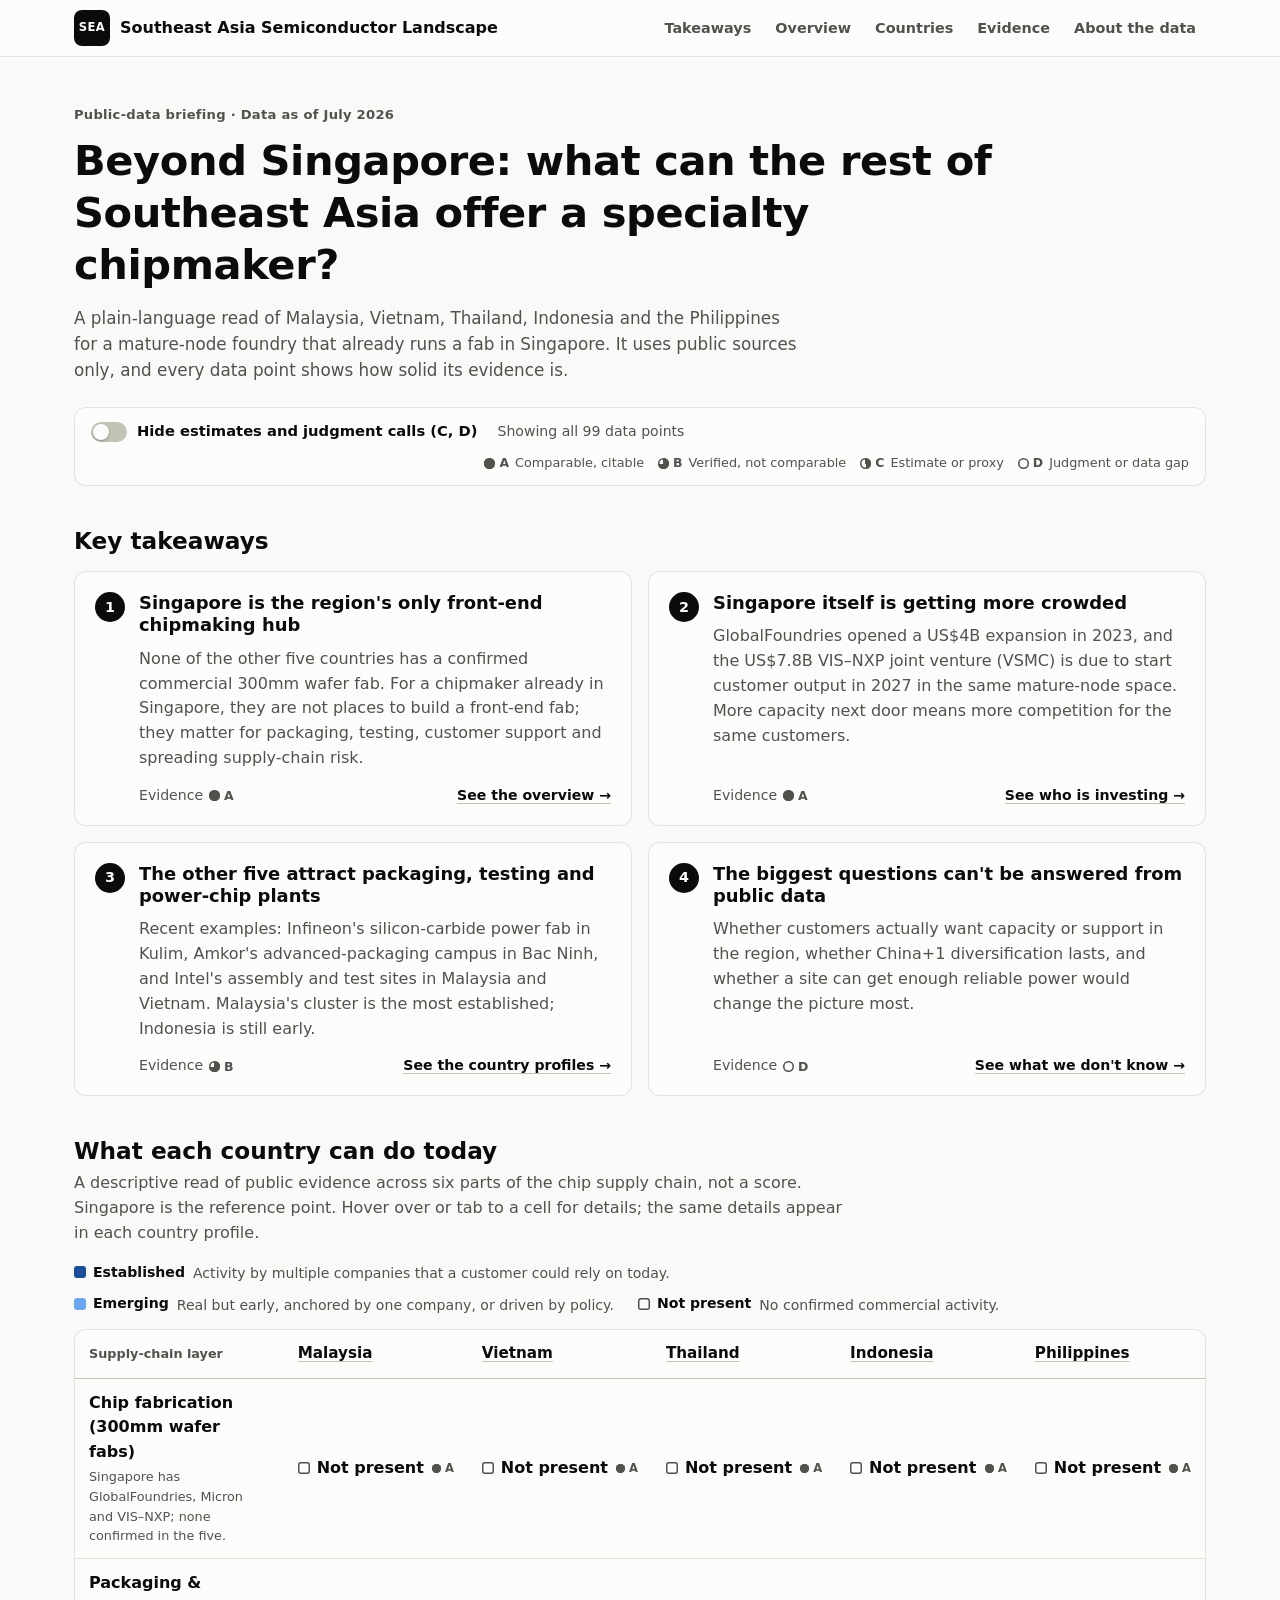
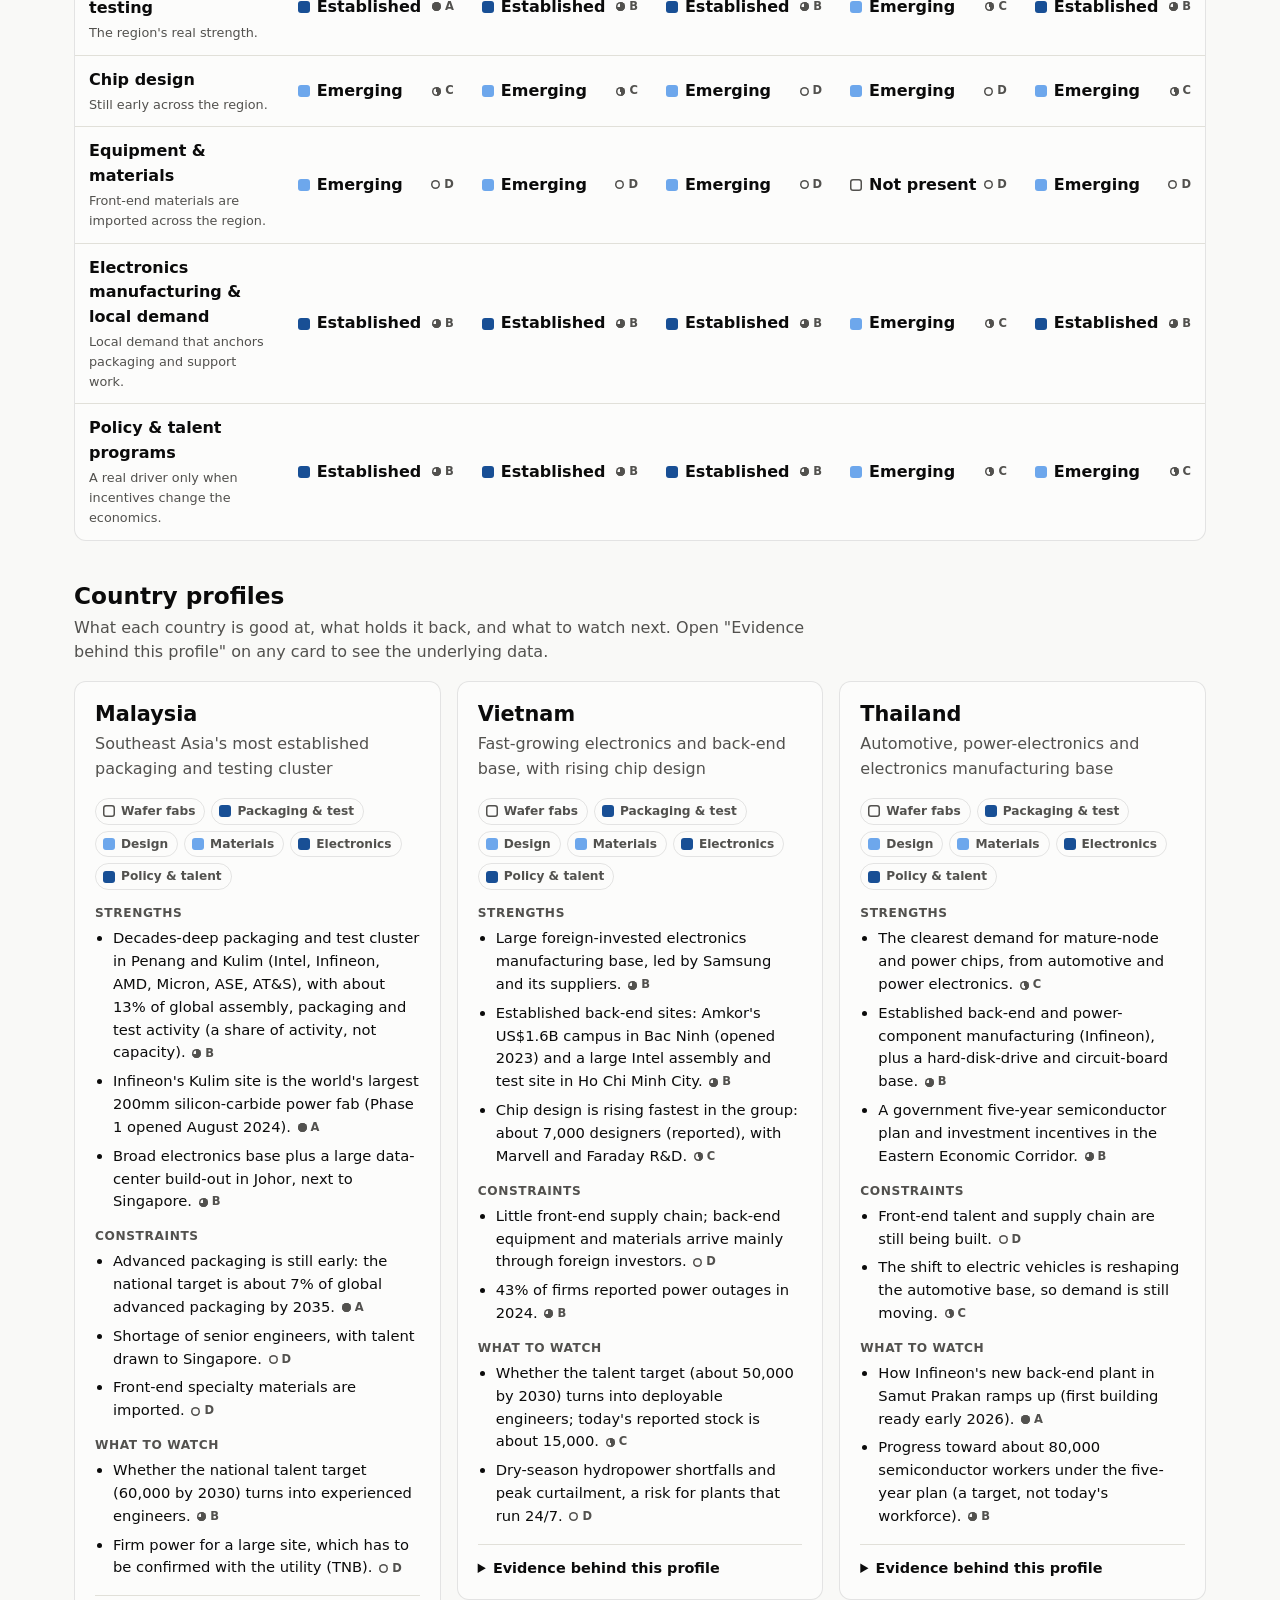
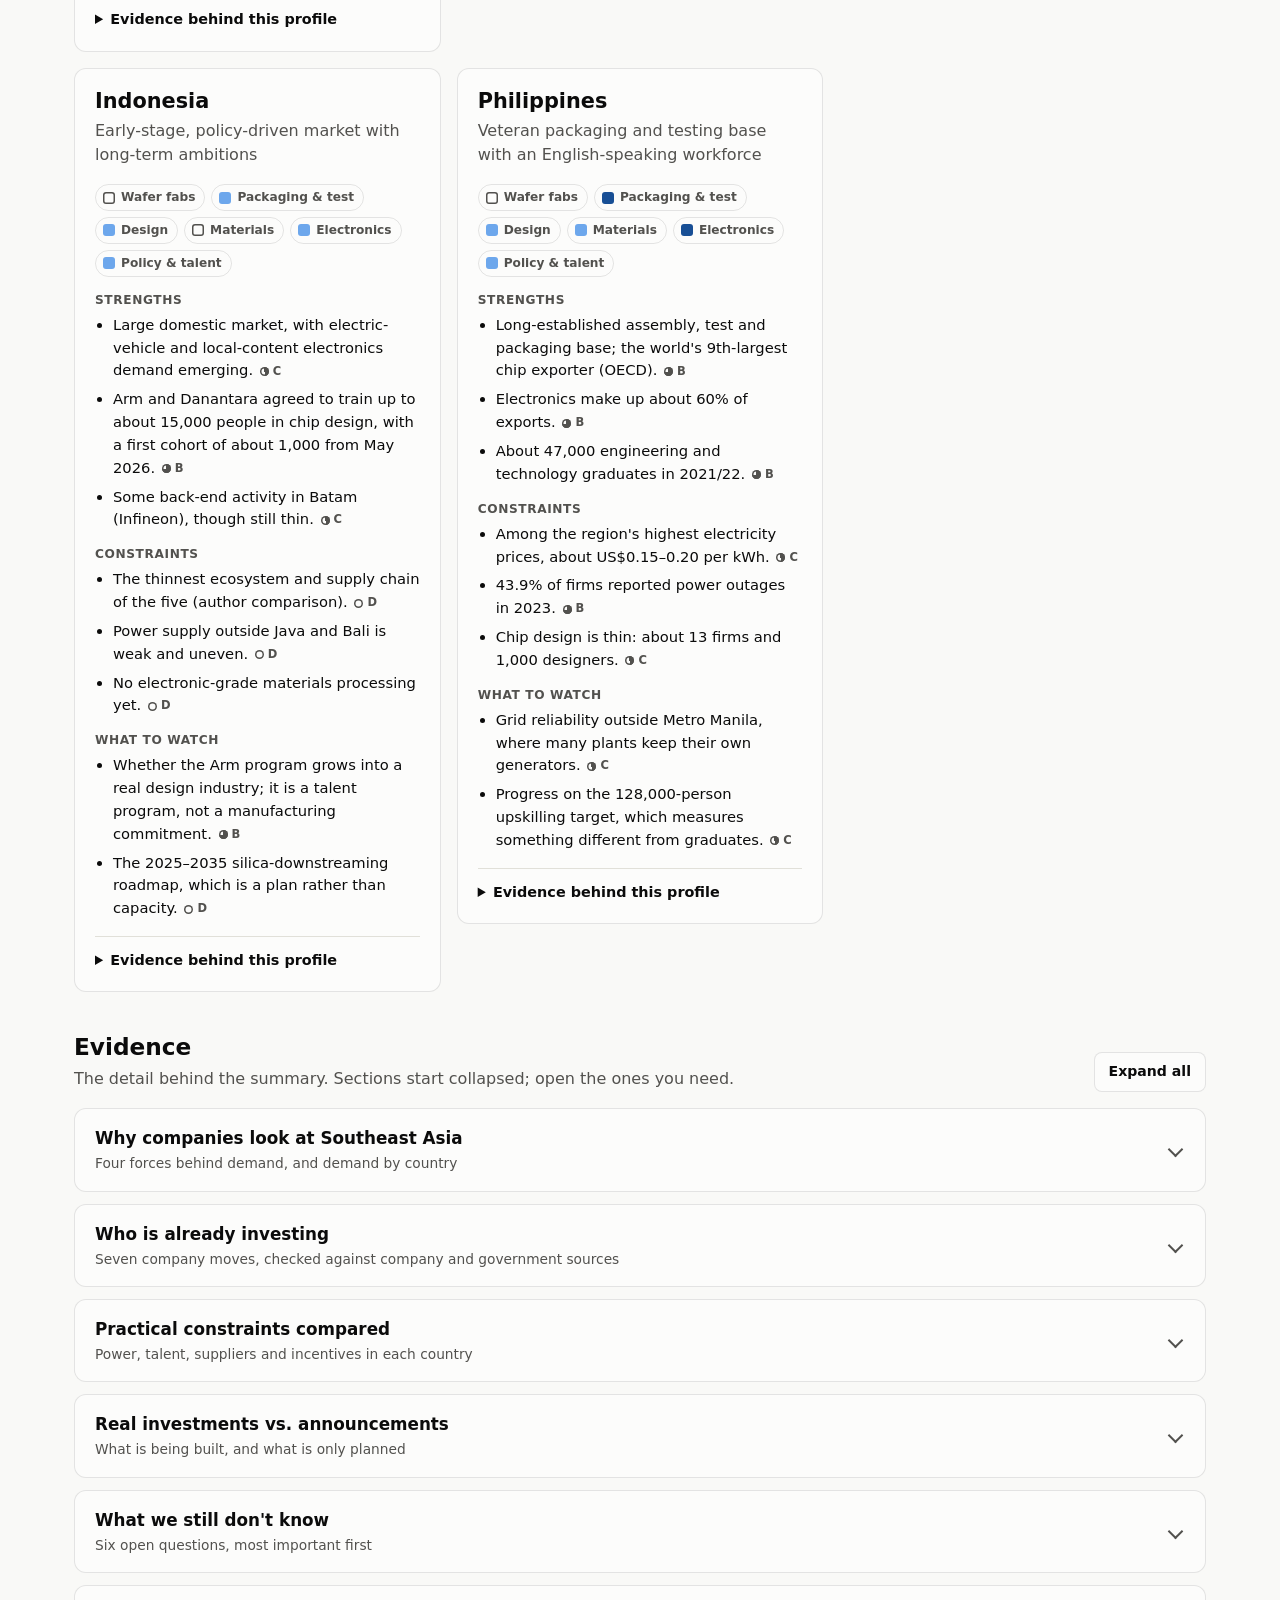
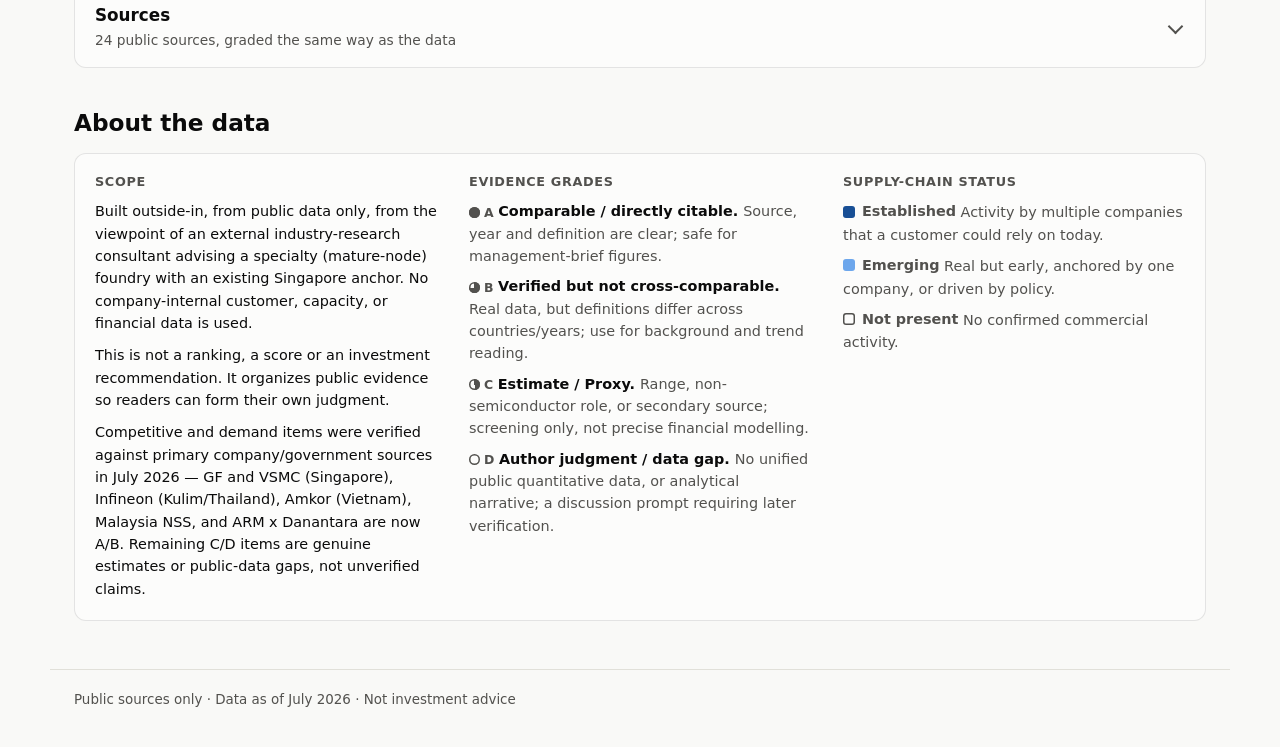
<file: 01_SEA_Semiconductor_Landscape/dashboard/index.html>
<!doctype html>
<html lang="en">
  <head>
    <meta charset="utf-8">
    <meta name="viewport" content="width=device-width, initial-scale=1">
    <title>Southeast Asia Semiconductor Landscape</title>
    <meta name="description" content="A plain-language, evidence-graded briefing on the semiconductor landscape in Malaysia, Vietnam, Thailand, Indonesia and the Philippines, built from public sources.">
    <link rel="stylesheet" href="styles.css">
  </head>
  <body>
    <a class="skip-link" href="#main">Skip to content</a>

    <header class="topbar">
      <div class="topbar-inner">
        <a class="brand" href="#top">
          <span class="brand-mark" aria-hidden="true">SEA</span>
          <span class="brand-name">Southeast Asia Semiconductor Landscape</span>
        </a>
        <nav class="nav" aria-label="Sections">
          <a href="#takeaways">Takeaways</a>
          <a href="#overview">Overview</a>
          <a href="#countries">Countries</a>
          <a href="#evidence">Evidence</a>
          <a href="#about">About the data</a>
        </nav>
      </div>
    </header>

    <main id="main">
      <section class="intro" id="top">
        <p class="eyebrow">Public-data briefing · Data as of July 2026</p>
        <h1>Beyond Singapore: what can the rest of Southeast Asia offer a specialty chipmaker?</h1>
        <p class="lead">A plain-language read of Malaysia, Vietnam, Thailand, Indonesia and the Philippines for a mature-node foundry that already runs a fab in Singapore. It uses public sources only, and every data point shows how solid its evidence is.</p>
      </section>

      <div class="filter-row" role="group" aria-label="Evidence filter">
        <label class="switch">
          <input type="checkbox" id="hideWeak">
          <span class="switch-track" aria-hidden="true"></span>
          <span class="switch-label">Hide estimates and judgment calls (C, D)</span>
        </label>
        <p class="filter-count" id="filterCount" aria-live="polite"></p>
        <div class="grade-legend" id="gradeLegend"></div>
      </div>

      <section class="section" id="takeaways" aria-labelledby="takeawaysTitle">
        <div class="section-head">
          <h2 id="takeawaysTitle">Key takeaways</h2>
        </div>
        <div class="takeaway-grid" id="takeawayGrid"></div>
      </section>

      <section class="section" id="overview" aria-labelledby="overviewTitle">
        <div class="section-head">
          <h2 id="overviewTitle">What each country can do today</h2>
          <p>A descriptive read of public evidence across six parts of the chip supply chain, not a score. Singapore is the reference point. Hover over or tab to a cell for details; the same details appear in each country profile.</p>
        </div>
        <div class="status-legend" id="statusLegend"></div>
        <div class="table-wrap">
          <table class="matrix">
            <caption class="visually-hidden">Supply-chain presence by country</caption>
            <thead id="matrixHead"></thead>
            <tbody id="matrixBody"></tbody>
          </table>
        </div>
      </section>

      <section class="section" id="countries" aria-labelledby="countriesTitle">
        <div class="section-head">
          <h2 id="countriesTitle">Country profiles</h2>
          <p>What each country is good at, what holds it back, and what to watch next. Open "Evidence behind this profile" on any card to see the underlying data.</p>
        </div>
        <div class="country-grid" id="countryGrid"></div>
      </section>

      <section class="section" id="evidence" aria-labelledby="evidenceTitle">
        <div class="section-head section-head-row">
          <div>
            <h2 id="evidenceTitle">Evidence</h2>
            <p>The detail behind the summary. Sections start collapsed; open the ones you need.</p>
          </div>
          <button type="button" class="text-button" id="toggleAll">Expand all</button>
        </div>

        <details class="evidence" id="demand">
          <summary>
            <span class="summary-text">
              <span class="summary-title">Why companies look at Southeast Asia</span>
              <span class="summary-sub">Four forces behind demand, and demand by country</span>
            </span>
          </summary>
          <div class="evidence-body">
            <p class="evidence-intro">Four forces push chip supply chains toward the region. Most of the pull lands on packaging, testing and customer support rather than new wafer fabs. This is also the least documented part of the picture, so read it as direction, not precision.</p>
            <div class="card-grid" id="driverGrid"></div>
            <h3 class="block-title">Demand by country</h3>
            <div class="table-wrap">
              <table class="data-table">
                <thead>
                  <tr>
                    <th scope="col">Country</th>
                    <th scope="col">Main end markets</th>
                    <th scope="col">What it means for a specialty foundry</th>
                    <th scope="col">Evidence</th>
                  </tr>
                </thead>
                <tbody id="endMarketBody"></tbody>
              </table>
            </div>
          </div>
        </details>

        <details class="evidence" id="investing">
          <summary>
            <span class="summary-text">
              <span class="summary-title">Who is already investing</span>
              <span class="summary-sub">Seven company moves, checked against company and government sources</span>
            </span>
          </summary>
          <div class="evidence-body">
            <p class="evidence-intro">New wafer capacity is going into Singapore; the other five attract packaging, testing and power-chip plants. Each move is read as supporting the region, adding competition, or background.</p>
            <ul class="reads-legend" id="readsLegend"></ul>
            <div class="table-wrap">
              <table class="data-table">
                <thead>
                  <tr>
                    <th scope="col">Company</th>
                    <th scope="col">Where</th>
                    <th scope="col">What they did</th>
                    <th scope="col">What it means</th>
                    <th scope="col">Evidence</th>
                  </tr>
                </thead>
                <tbody id="investingBody"></tbody>
              </table>
            </div>
            <div class="callout" id="investingSynthesis"></div>
          </div>
        </details>

        <details class="evidence" id="constraints">
          <summary>
            <span class="summary-text">
              <span class="summary-title">Practical constraints compared</span>
              <span class="summary-sub">Power, talent, suppliers and incentives in each country</span>
            </span>
          </summary>
          <div class="evidence-body">
            <p class="evidence-intro">If a packaging, testing or support operation were considered, these are the practical factors that decide it. Power a site can actually get and the number of experienced engineers matter more than electricity prices or graduate percentages.</p>
            <div class="table-wrap">
              <table class="data-table constraints-table">
                <thead id="constraintsHead"></thead>
                <tbody id="constraintsBody"></tbody>
              </table>
            </div>
          </div>
        </details>

        <details class="evidence" id="cases">
          <summary>
            <span class="summary-text">
              <span class="summary-title">Real investments vs. announcements</span>
              <span class="summary-sub">What is being built, and what is only planned</span>
            </span>
          </summary>
          <div class="evidence-body">
            <p class="evidence-intro">What is actually being built, separated from plans and promises that are not yet actionable.</p>
            <h3 class="block-title">Being built or running</h3>
            <div class="card-grid" id="realCases"></div>
            <h3 class="block-title">Announced or planned, not yet actionable</h3>
            <div class="card-grid" id="signalCases"></div>
          </div>
        </details>

        <details class="evidence" id="unknowns">
          <summary>
            <span class="summary-text">
              <span class="summary-title">What we still don't know</span>
              <span class="summary-sub">Six open questions, most important first</span>
            </span>
          </summary>
          <div class="evidence-body">
            <p class="evidence-intro">The open questions that would change the picture, ordered by how much they matter.</p>
            <div class="filter-group">
              <ol class="gap-list" id="gapList"></ol>
              <p class="empty-note" hidden>All six open questions are graded C or D; that is why they are still open.</p>
            </div>
          </div>
        </details>

        <details class="evidence" id="sources">
          <summary>
            <span class="summary-text">
              <span class="summary-title">Sources</span>
              <span class="summary-sub" id="sourcesSub">Public sources behind the data</span>
            </span>
          </summary>
          <div class="evidence-body">
            <ul class="source-list" id="sourceList"></ul>
          </div>
        </details>
      </section>

      <section class="section about" id="about" aria-labelledby="aboutTitle">
        <div class="section-head">
          <h2 id="aboutTitle">About the data</h2>
        </div>
        <div class="about-grid">
          <div class="about-block" id="aboutScope"></div>
          <div class="about-block">
            <h3 class="block-title">Evidence grades</h3>
            <ul class="plain-list" id="aboutGrades"></ul>
          </div>
          <div class="about-block">
            <h3 class="block-title">Supply-chain status</h3>
            <ul class="plain-list" id="aboutStatus"></ul>
          </div>
        </div>
      </section>
    </main>

    <footer class="footer">
      <p>Public sources only · Data as of July 2026 · Not investment advice</p>
    </footer>

    <div class="tooltip" id="tooltip" role="tooltip" hidden></div>
    <script src="app.js"></script>
  </body>
</html>
</file>
<file: 01_SEA_Semiconductor_Landscape/dashboard/styles.css>
/* Tokens: neutral chrome + one validated blue ordinal ramp for supply-chain status.
   Light and dark ramps were checked with the dataviz palette validator (--ordinal). */
:root {
  color-scheme: light;
  --page: #f9f9f7;
  --surface: #fcfcfb;
  --ink: #0b0b0b;
  --ink-2: #52514e;
  --muted: #898781;
  --grid: #e1e0d9;
  --baseline: #c3c2b7;
  --border: rgba(11, 11, 11, 0.1);
  --hover: rgba(11, 11, 11, 0.04);
  --track: #c3c2b7;
  --lvl-emerging: #6da7ec;
  --lvl-credible: #184f95;
  --shadow: 0 1px 2px rgba(11, 11, 11, 0.06), 0 8px 24px rgba(11, 11, 11, 0.08);
  --radius: 12px;
  --content: 1180px;
}

@media (prefers-color-scheme: dark) {
  :root {
    color-scheme: dark;
    --page: #0d0d0d;
    --surface: #1a1a19;
    --ink: #ffffff;
    --ink-2: #c3c2b7;
    --muted: #898781;
    --grid: #2c2c2a;
    --baseline: #383835;
    --border: rgba(255, 255, 255, 0.1);
    --hover: rgba(255, 255, 255, 0.05);
    --track: #383835;
    --lvl-emerging: #256abf;
    --lvl-credible: #9ec5f4;
    --shadow: 0 8px 24px rgba(0, 0, 0, 0.5);
  }
}

* {
  box-sizing: border-box;
}

[hidden] {
  display: none !important;
}

html {
  -webkit-text-size-adjust: 100%;
}

@media (prefers-reduced-motion: no-preference) {
  html {
    scroll-behavior: smooth;
  }
}

body {
  margin: 0;
  background: var(--page);
  color: var(--ink);
  font-family: system-ui, -apple-system, "Segoe UI", sans-serif;
  font-size: 16px;
  line-height: 1.55;
}

a {
  color: var(--ink);
  text-decoration-color: var(--baseline);
  text-underline-offset: 3px;
}

a:hover {
  text-decoration-color: var(--ink);
}

:focus-visible {
  outline: 2px solid var(--ink);
  outline-offset: 2px;
}

h1,
h2,
h3,
h4 {
  line-height: 1.25;
  margin: 0;
}

p {
  margin: 0;
}

.visually-hidden {
  position: absolute;
  width: 1px;
  height: 1px;
  overflow: hidden;
  clip: rect(0 0 0 0);
  clip-path: inset(50%);
  white-space: nowrap;
}

.skip-link {
  position: absolute;
  left: 12px;
  top: -48px;
  padding: 8px 12px;
  background: var(--ink);
  color: var(--surface);
  border-radius: 8px;
  z-index: 100;
}

.skip-link:focus {
  top: 12px;
}

/* ---------- Top bar ---------- */
.topbar {
  position: sticky;
  top: 0;
  z-index: 20;
  background: var(--surface);
  border-bottom: 1px solid var(--border);
}

.topbar-inner {
  max-width: var(--content);
  margin: 0 auto;
  padding: 10px 24px;
  display: flex;
  align-items: center;
  justify-content: space-between;
  gap: 16px;
}

.brand {
  display: inline-flex;
  align-items: center;
  gap: 10px;
  text-decoration: none;
  font-weight: 650;
}

.brand-mark {
  display: inline-grid;
  place-items: center;
  width: 36px;
  height: 36px;
  border-radius: 8px;
  background: var(--ink);
  color: var(--surface);
  font-size: 0.72rem;
  font-weight: 800;
  letter-spacing: 0.04em;
}

.nav {
  display: flex;
  gap: 4px;
  flex-wrap: wrap;
}

.nav a {
  padding: 6px 10px;
  border-radius: 8px;
  color: var(--ink-2);
  font-size: 0.9rem;
  font-weight: 600;
  text-decoration: none;
}

.nav a:hover {
  background: var(--hover);
  color: var(--ink);
}

/* ---------- Layout ---------- */
main {
  max-width: var(--content);
  margin: 0 auto;
  padding: 0 24px 48px;
}

.intro {
  padding: 48px 0 24px;
  scroll-margin-top: 80px;
}

.eyebrow {
  color: var(--ink-2);
  font-size: 0.82rem;
  font-weight: 650;
  letter-spacing: 0.02em;
}

.intro h1 {
  margin-top: 10px;
  max-width: 32ch;
  font-size: clamp(1.8rem, 4vw, 2.6rem);
  font-weight: 750;
  letter-spacing: -0.01em;
}

.lead {
  margin-top: 14px;
  max-width: 68ch;
  color: var(--ink-2);
  font-size: 1.05rem;
}

.section {
  padding-top: 40px;
  scroll-margin-top: 72px;
}

.section-head {
  margin-bottom: 16px;
}

.section-head h2 {
  font-size: 1.45rem;
  font-weight: 700;
}

.section-head p {
  margin-top: 6px;
  max-width: 76ch;
  color: var(--ink-2);
}

.section-head-row {
  display: flex;
  align-items: flex-end;
  justify-content: space-between;
  gap: 16px;
}

.block-title {
  margin: 20px 0 10px;
  font-size: 0.8rem;
  font-weight: 700;
  letter-spacing: 0.05em;
  text-transform: uppercase;
  color: var(--ink-2);
}

.table-wrap {
  position: relative; /* keeps absolutely positioned screen-reader text inside the scroll box */
  width: 100%;
  overflow-x: auto;
  -webkit-overflow-scrolling: touch;
}

/* ---------- Filter row ---------- */
.filter-row {
  display: flex;
  flex-wrap: wrap;
  align-items: center;
  gap: 10px 20px;
  padding: 12px 16px;
  background: var(--surface);
  border: 1px solid var(--border);
  border-radius: var(--radius);
}

.switch {
  position: relative;
  display: inline-flex;
  align-items: center;
  gap: 10px;
  cursor: pointer;
  font-weight: 650;
  font-size: 0.92rem;
}

.switch input {
  position: absolute;
  opacity: 0;
  width: 1px;
  height: 1px;
}

.switch-track {
  position: relative;
  flex: none;
  width: 36px;
  height: 20px;
  border-radius: 999px;
  background: var(--track);
  transition: background 0.15s ease;
}

.switch-track::after {
  content: "";
  position: absolute;
  top: 2px;
  left: 2px;
  width: 16px;
  height: 16px;
  border-radius: 50%;
  background: var(--surface);
  box-shadow: 0 1px 2px rgba(0, 0, 0, 0.3);
  transition: transform 0.15s ease;
}

.switch input:checked + .switch-track {
  background: var(--ink);
}

.switch input:checked + .switch-track::after {
  transform: translateX(16px);
}

.switch input:focus-visible + .switch-track {
  outline: 2px solid var(--ink);
  outline-offset: 2px;
}

.filter-count {
  color: var(--ink-2);
  font-size: 0.88rem;
}

.grade-legend {
  display: flex;
  flex-wrap: wrap;
  gap: 6px 14px;
  margin-left: auto;
  font-size: 0.8rem;
  color: var(--ink-2);
}

.legend-item {
  display: inline-flex;
  align-items: center;
  gap: 6px;
}

/* ---------- Evidence grade (dot fill + letter) ---------- */
.q {
  display: inline-flex;
  align-items: center;
  gap: 4px;
  color: var(--ink-2);
  font-size: 0.78rem;
  font-weight: 700;
  white-space: nowrap;
  vertical-align: middle;
}

.q-dot {
  width: 11px;
  height: 11px;
  border-radius: 50%;
  box-shadow: inset 0 0 0 1.5px var(--ink-2);
  background: conic-gradient(var(--ink-2) var(--q-fill, 0%), transparent 0);
}

.q[data-level="A"] { --q-fill: 100%; }
.q[data-level="B"] { --q-fill: 75%; }
.q[data-level="C"] { --q-fill: 50%; }
.q[data-level="D"] { --q-fill: 0%; }

.q-compact {
  font-size: 0.72rem;
}

.q-compact .q-dot {
  width: 9px;
  height: 9px;
}

/* ---------- Supply-chain status ---------- */
.status {
  display: inline-flex;
  align-items: center;
  gap: 7px;
  font-weight: 600;
  white-space: nowrap;
}

.swatch {
  display: inline-block;
  flex: none;
  width: 12px;
  height: 12px;
  border-radius: 3px;
}

.lvl-credible {
  background: var(--lvl-credible);
}

.lvl-emerging {
  background: var(--lvl-emerging);
}

.lvl-absent {
  background: transparent;
  box-shadow: inset 0 0 0 1.5px var(--ink-2);
}

.status-legend {
  display: flex;
  flex-wrap: wrap;
  gap: 8px 24px;
  margin-bottom: 12px;
  font-size: 0.88rem;
}

.status-legend-item {
  display: inline-flex;
  align-items: baseline;
  gap: 8px;
}

.status-definition {
  color: var(--ink-2);
}

/* ---------- Takeaways ---------- */
.takeaway-grid {
  display: grid;
  grid-template-columns: repeat(2, minmax(0, 1fr));
  gap: 16px;
}

.takeaway {
  position: relative;
  display: flex;
  flex-direction: column;
  gap: 10px;
  padding: 20px 20px 18px 64px;
  background: var(--surface);
  border: 1px solid var(--border);
  border-radius: var(--radius);
}

.takeaway-number {
  position: absolute;
  left: 20px;
  top: 20px;
  display: inline-grid;
  place-items: center;
  width: 30px;
  height: 30px;
  border-radius: 50%;
  background: var(--ink);
  color: var(--surface);
  font-size: 0.9rem;
  font-weight: 750;
}

.takeaway h3 {
  font-size: 1.12rem;
  font-weight: 700;
}

.takeaway p {
  color: var(--ink-2);
}

.takeaway-foot {
  margin-top: auto;
  display: flex;
  flex-wrap: wrap;
  align-items: center;
  justify-content: space-between;
  gap: 8px 16px;
  padding-top: 4px;
  font-size: 0.88rem;
}

.takeaway-foot a {
  font-weight: 650;
}

.evidence-label {
  display: inline-flex;
  align-items: center;
  gap: 6px;
  color: var(--ink-2);
}

/* ---------- Overview matrix ---------- */
.matrix {
  width: 100%;
  min-width: 820px;
  border-collapse: separate;
  border-spacing: 0;
  background: var(--surface);
  border: 1px solid var(--border);
  border-radius: var(--radius);
}

.matrix th,
.matrix td {
  padding: 12px 14px;
  text-align: left;
  vertical-align: middle;
  border-bottom: 1px solid var(--grid);
}

.matrix tbody tr:last-child th,
.matrix tbody tr:last-child td {
  border-bottom: 0;
}

.matrix thead th {
  font-size: 0.8rem;
  font-weight: 650;
  color: var(--ink-2);
  border-bottom-color: var(--baseline);
}

.matrix thead th a {
  color: var(--ink);
  font-size: 0.95rem;
  font-weight: 700;
}

.matrix tbody th {
  width: 29%;
}

.row-label {
  display: block;
  font-weight: 650;
}

.row-caption {
  display: block;
  margin-top: 2px;
  color: var(--ink-2);
  font-size: 0.8rem;
  font-weight: 400;
}

.matrix td {
  cursor: default;
}

.matrix td:hover {
  background: var(--hover);
}

.matrix td:focus-visible {
  outline: 2px solid var(--ink);
  outline-offset: -3px;
  background: var(--hover);
}

.cell {
  display: flex;
  align-items: center;
  justify-content: space-between;
  gap: 8px;
}

/* ---------- Country cards ---------- */
.country-grid {
  display: grid;
  grid-template-columns: repeat(auto-fill, minmax(330px, 1fr));
  gap: 16px;
  align-items: start;
}

.country-card {
  display: flex;
  flex-direction: column;
  gap: 16px;
  padding: 20px;
  background: var(--surface);
  border: 1px solid var(--border);
  border-radius: var(--radius);
  scroll-margin-top: 80px;
}

.country-head h3 {
  font-size: 1.3rem;
  font-weight: 750;
}

.role {
  margin-top: 4px;
  color: var(--ink-2);
}

.strip {
  display: flex;
  flex-wrap: wrap;
  gap: 6px;
  margin: 0;
  padding: 0;
  list-style: none;
}

.strip li {
  display: inline-flex;
  align-items: center;
  gap: 6px;
  padding: 3px 9px 3px 7px;
  border: 1px solid var(--border);
  border-radius: 999px;
  color: var(--ink-2);
  font-size: 0.76rem;
  font-weight: 600;
}

.list-block h4,
.evidence-group h4 {
  margin-bottom: 6px;
  font-size: 0.76rem;
  font-weight: 700;
  letter-spacing: 0.05em;
  text-transform: uppercase;
  color: var(--ink-2);
}

.bullets,
.evidence-list {
  display: grid;
  gap: 6px;
  margin: 0;
  padding-left: 18px;
  font-size: 0.92rem;
}

.bullets .q,
.evidence-list .q {
  margin-left: 2px;
}

.empty-note {
  color: var(--ink-2);
  font-size: 0.85rem;
  font-style: italic;
}

.card-evidence {
  border-top: 1px solid var(--grid);
  padding-top: 12px;
}

.card-evidence > summary {
  cursor: pointer;
  font-size: 0.9rem;
  font-weight: 650;
}

.card-evidence[open] > summary {
  margin-bottom: 12px;
}

.card-evidence .evidence-group + .evidence-group {
  margin-top: 14px;
}

.evidence-list {
  font-size: 0.85rem;
  color: var(--ink-2);
}

.evidence-list strong {
  color: var(--ink);
  font-weight: 650;
}

/* ---------- Evidence sections ---------- */
.evidence {
  margin-top: 12px;
  background: var(--surface);
  border: 1px solid var(--border);
  border-radius: var(--radius);
  scroll-margin-top: 80px;
}

.evidence > summary {
  display: flex;
  align-items: center;
  gap: 16px;
  padding: 16px 20px;
  cursor: pointer;
  list-style: none;
}

.evidence > summary::-webkit-details-marker {
  display: none;
}

.evidence > summary::after {
  content: "";
  flex: none;
  width: 9px;
  height: 9px;
  margin-left: auto;
  margin-right: 4px;
  border-right: 2px solid var(--ink-2);
  border-bottom: 2px solid var(--ink-2);
  transform: rotate(45deg);
  transition: transform 0.15s ease;
}

.evidence[open] > summary::after {
  transform: rotate(-135deg);
}

.evidence > summary:hover {
  background: var(--hover);
  border-radius: var(--radius);
}

.summary-text {
  display: flex;
  flex-direction: column;
  gap: 2px;
}

.summary-title {
  font-size: 1.05rem;
  font-weight: 700;
}

.summary-sub {
  color: var(--ink-2);
  font-size: 0.86rem;
}

.evidence-body {
  padding: 16px 20px 20px;
  border-top: 1px solid var(--grid);
}

.evidence-intro {
  max-width: 80ch;
  color: var(--ink-2);
}

.text-button {
  flex: none;
  padding: 8px 14px;
  border: 1px solid var(--border);
  border-radius: 8px;
  background: var(--surface);
  color: var(--ink);
  font: inherit;
  font-size: 0.88rem;
  font-weight: 650;
  cursor: pointer;
}

.text-button:hover {
  background: var(--hover);
}

.card-grid {
  display: grid;
  grid-template-columns: repeat(auto-fill, minmax(280px, 1fr));
  gap: 12px;
  margin-top: 14px;
}

.info-card {
  display: flex;
  flex-direction: column;
  gap: 8px;
  padding: 16px;
  background: var(--page);
  border: 1px solid var(--border);
  border-radius: 10px;
  font-size: 0.9rem;
}

.card-top {
  display: flex;
  align-items: flex-start;
  justify-content: space-between;
  gap: 12px;
}

.card-top h4 {
  font-size: 1rem;
  font-weight: 700;
}

.meta {
  color: var(--ink-2);
  font-size: 0.82rem;
}

.facts {
  display: grid;
  gap: 2px;
  margin: 0;
}

.facts dt {
  margin-top: 6px;
  font-size: 0.76rem;
  font-weight: 700;
  letter-spacing: 0.04em;
  text-transform: uppercase;
  color: var(--ink-2);
}

.facts dd {
  margin: 0;
}

.source-line {
  margin-top: auto;
  padding-top: 4px;
  color: var(--ink-2);
  font-size: 0.8rem;
}

.source-label {
  font-weight: 650;
}

.data-table {
  width: 100%;
  min-width: 760px;
  margin-top: 12px;
  border-collapse: collapse;
  font-size: 0.88rem;
}

.data-table th,
.data-table td {
  padding: 10px 12px;
  text-align: left;
  vertical-align: top;
  border-bottom: 1px solid var(--grid);
}

.data-table thead th {
  color: var(--ink-2);
  font-size: 0.78rem;
  font-weight: 650;
  border-bottom-color: var(--baseline);
}

.data-table tbody th {
  font-weight: 650;
}

.constraints-table tbody th {
  width: 16%;
}

.constraints-table td {
  width: 16.8%;
}

.secondary {
  display: block;
  margin-top: 4px;
  color: var(--ink-2);
  font-size: 0.82rem;
}

.reads {
  display: inline-block;
  padding: 2px 9px;
  border: 1px solid var(--baseline);
  border-radius: 999px;
  font-size: 0.76rem;
  font-weight: 650;
  white-space: nowrap;
}

.reads-legend {
  display: flex;
  flex-wrap: wrap;
  gap: 6px 18px;
  margin: 12px 0 0;
  padding: 0;
  list-style: none;
  color: var(--ink-2);
  font-size: 0.84rem;
}

.reads-legend li {
  display: inline-flex;
  align-items: center;
  gap: 8px;
}

.callout {
  margin-top: 16px;
  padding: 14px 16px;
  background: var(--page);
  border: 1px solid var(--border);
  border-radius: 10px;
  color: var(--ink-2);
  font-size: 0.9rem;
}

.callout strong {
  color: var(--ink);
}

.gap-list {
  display: grid;
  gap: 12px;
  margin: 14px 0 0;
  padding: 0;
  list-style: none;
  counter-reset: gap;
}

.gap-list > li {
  position: relative;
  padding: 16px 16px 16px 56px;
  background: var(--page);
  border: 1px solid var(--border);
  border-radius: 10px;
  font-size: 0.9rem;
  counter-increment: gap;
}

.gap-list > li::before {
  content: counter(gap);
  position: absolute;
  left: 16px;
  top: 16px;
  display: inline-grid;
  place-items: center;
  width: 26px;
  height: 26px;
  border-radius: 50%;
  border: 1.5px solid var(--ink-2);
  color: var(--ink);
  font-size: 0.82rem;
  font-weight: 700;
}

.filter-group > .empty-note {
  margin-top: 8px;
}

.source-list {
  display: grid;
  grid-template-columns: repeat(auto-fill, minmax(320px, 1fr));
  gap: 10px 20px;
  margin: 0;
  padding: 0;
  list-style: none;
  font-size: 0.88rem;
}

.source-list li {
  display: flex;
  flex-direction: column;
  gap: 2px;
  padding: 8px 0;
  border-bottom: 1px solid var(--grid);
}

.source-meta {
  display: inline-flex;
  align-items: center;
  gap: 6px;
  color: var(--ink-2);
  font-size: 0.8rem;
}

/* ---------- About ---------- */
.about-grid {
  display: grid;
  grid-template-columns: repeat(auto-fit, minmax(280px, 1fr));
  gap: 16px 32px;
  padding: 20px;
  background: var(--surface);
  border: 1px solid var(--border);
  border-radius: var(--radius);
  font-size: 0.9rem;
}

.about-block p + p {
  margin-top: 10px;
}

.about-block .block-title {
  margin-top: 0;
}

.plain-list {
  display: grid;
  gap: 8px;
  margin: 0;
  padding: 0;
  list-style: none;
  color: var(--ink-2);
}

.plain-list strong {
  color: var(--ink);
}

.footer {
  max-width: var(--content);
  margin: 0 auto;
  padding: 20px 24px 36px;
  color: var(--ink-2);
  font-size: 0.84rem;
  border-top: 1px solid var(--grid);
}

/* ---------- Tooltip ---------- */
.tooltip {
  position: fixed;
  z-index: 50;
  max-width: 320px;
  padding: 10px 12px;
  background: var(--surface);
  color: var(--ink);
  border: 1px solid var(--border);
  border-radius: 10px;
  box-shadow: var(--shadow);
  font-size: 0.84rem;
  line-height: 1.45;
  pointer-events: none;
}

.tip-context {
  color: var(--ink-2);
  font-size: 0.76rem;
}

.tip-value {
  display: flex;
  align-items: center;
  gap: 7px;
  margin: 2px 0 4px;
  font-size: 0.95rem;
  font-weight: 750;
}

.tip-detail {
  color: var(--ink-2);
}

.tip-grade {
  margin-top: 6px;
}

/* ---------- Evidence filter: hide grades C and D ---------- */
.hide-weak .qitem[data-q="C"],
.hide-weak .qitem[data-q="D"] {
  display: none !important;
}

.hide-weak .qcell[data-q="C"] > *,
.hide-weak .qcell[data-q="D"] > * {
  display: none !important;
}

.hide-weak .qcell[data-q="C"]::after,
.hide-weak .qcell[data-q="D"]::after {
  content: "Hidden · grade " attr(data-q);
  color: var(--ink-2);
  font-size: 0.8rem;
  font-style: italic;
}

.load-error {
  padding: 48px 0;
}

.load-error p {
  margin-top: 10px;
  color: var(--ink-2);
}

/* ---------- Small screens ---------- */
@media (max-width: 760px) {
  .topbar {
    position: static;
  }

  .topbar-inner {
    flex-direction: column;
    align-items: flex-start;
    gap: 8px;
    padding: 10px 16px;
  }

  .nav {
    flex-wrap: nowrap;
    width: 100%;
    overflow-x: auto;
  }

  .nav a {
    white-space: nowrap;
  }

  main {
    padding: 0 16px 40px;
  }

  .intro {
    padding-top: 28px;
  }

  .grade-legend {
    margin-left: 0;
  }

  .takeaway-grid {
    grid-template-columns: 1fr;
  }

  .country-grid {
    grid-template-columns: 1fr;
  }

  .section-head-row {
    flex-direction: column;
    align-items: flex-start;
  }

  .evidence > summary {
    padding: 14px 16px;
  }

  .evidence-body {
    padding: 14px 16px 16px;
  }
}
</file>
